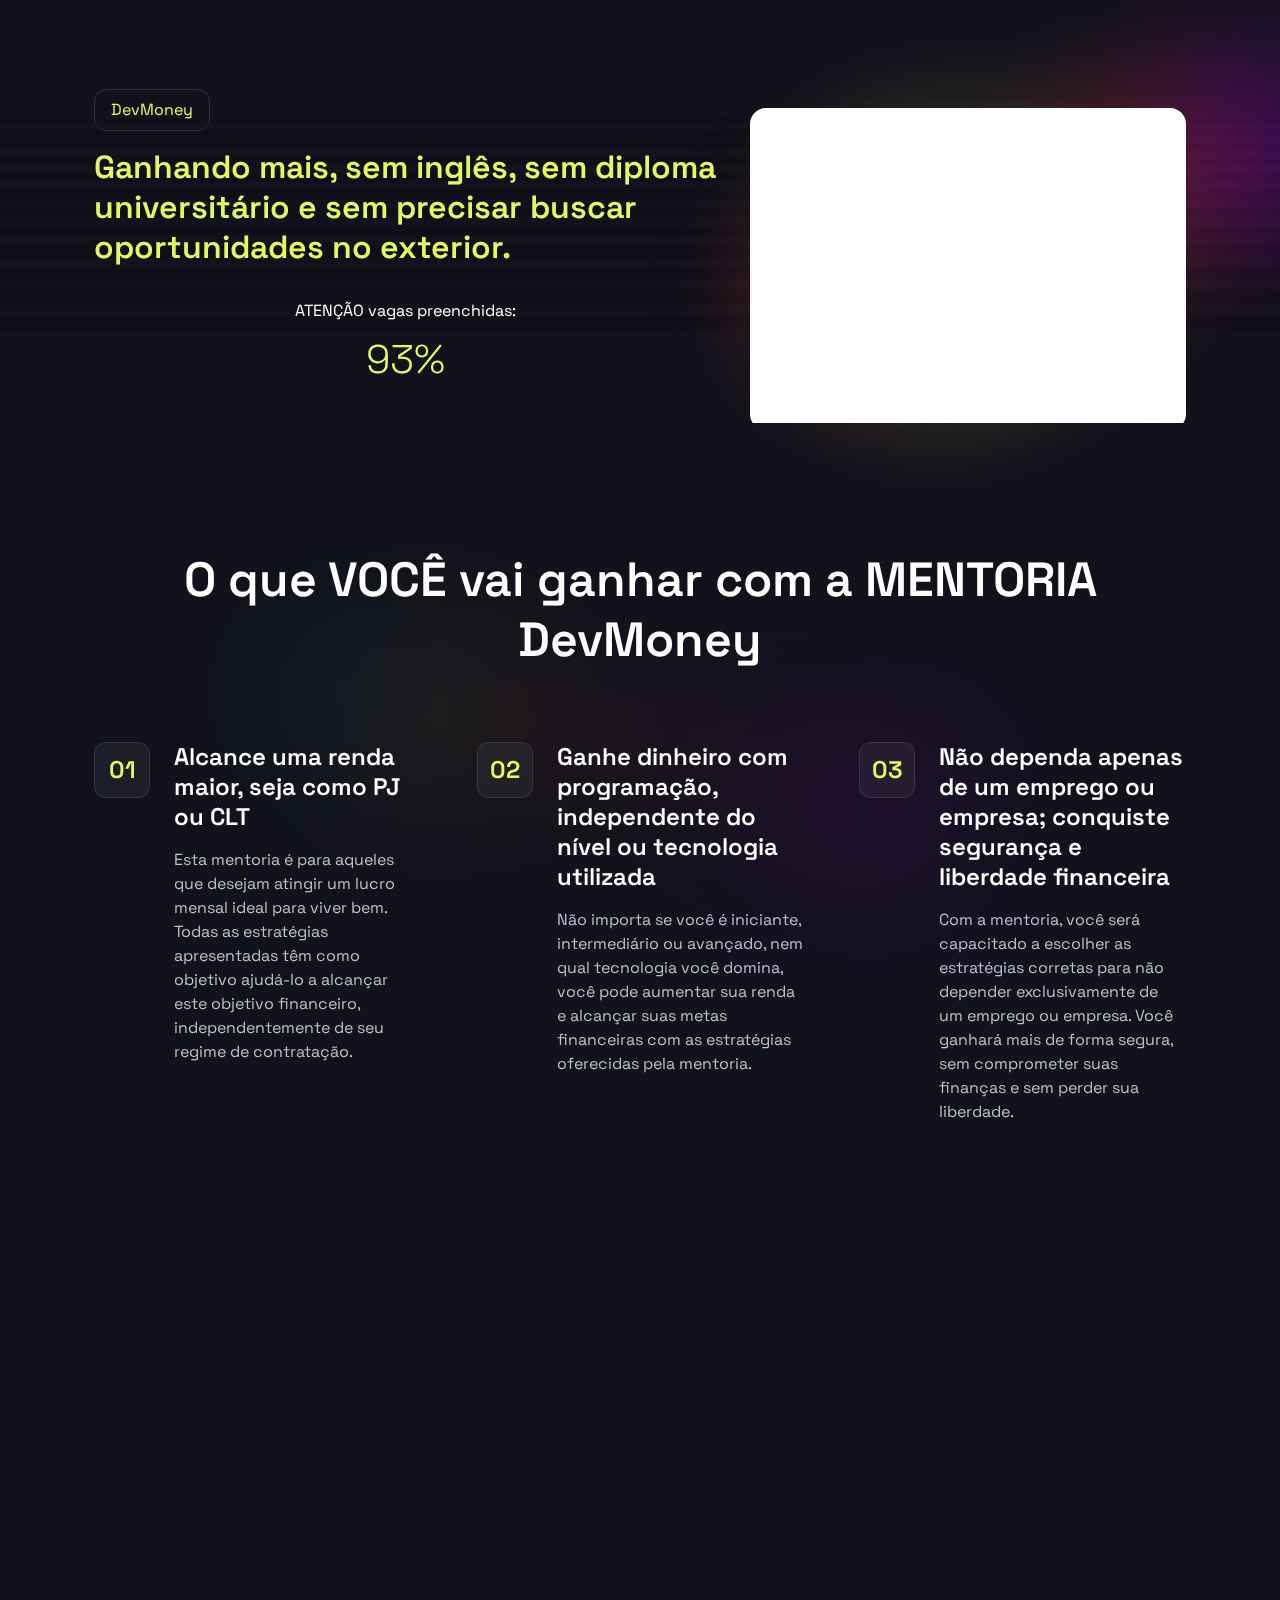
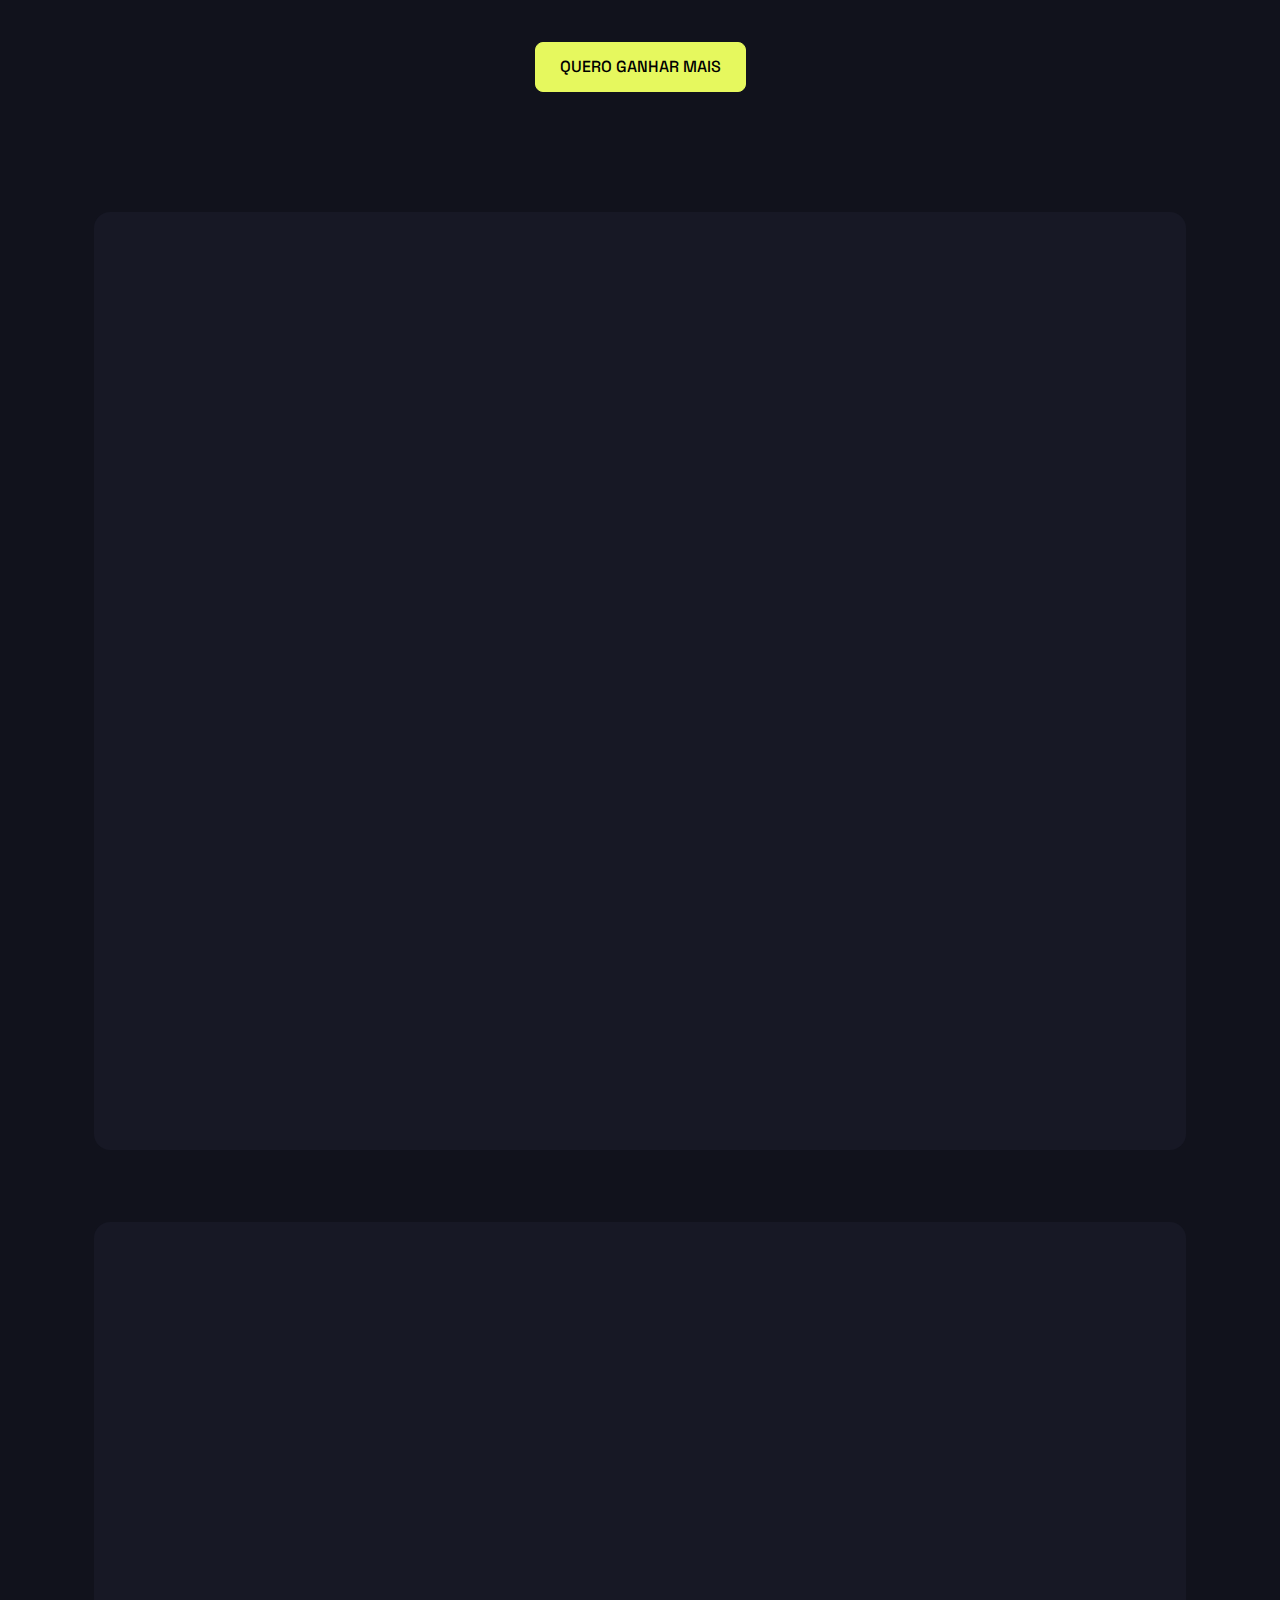
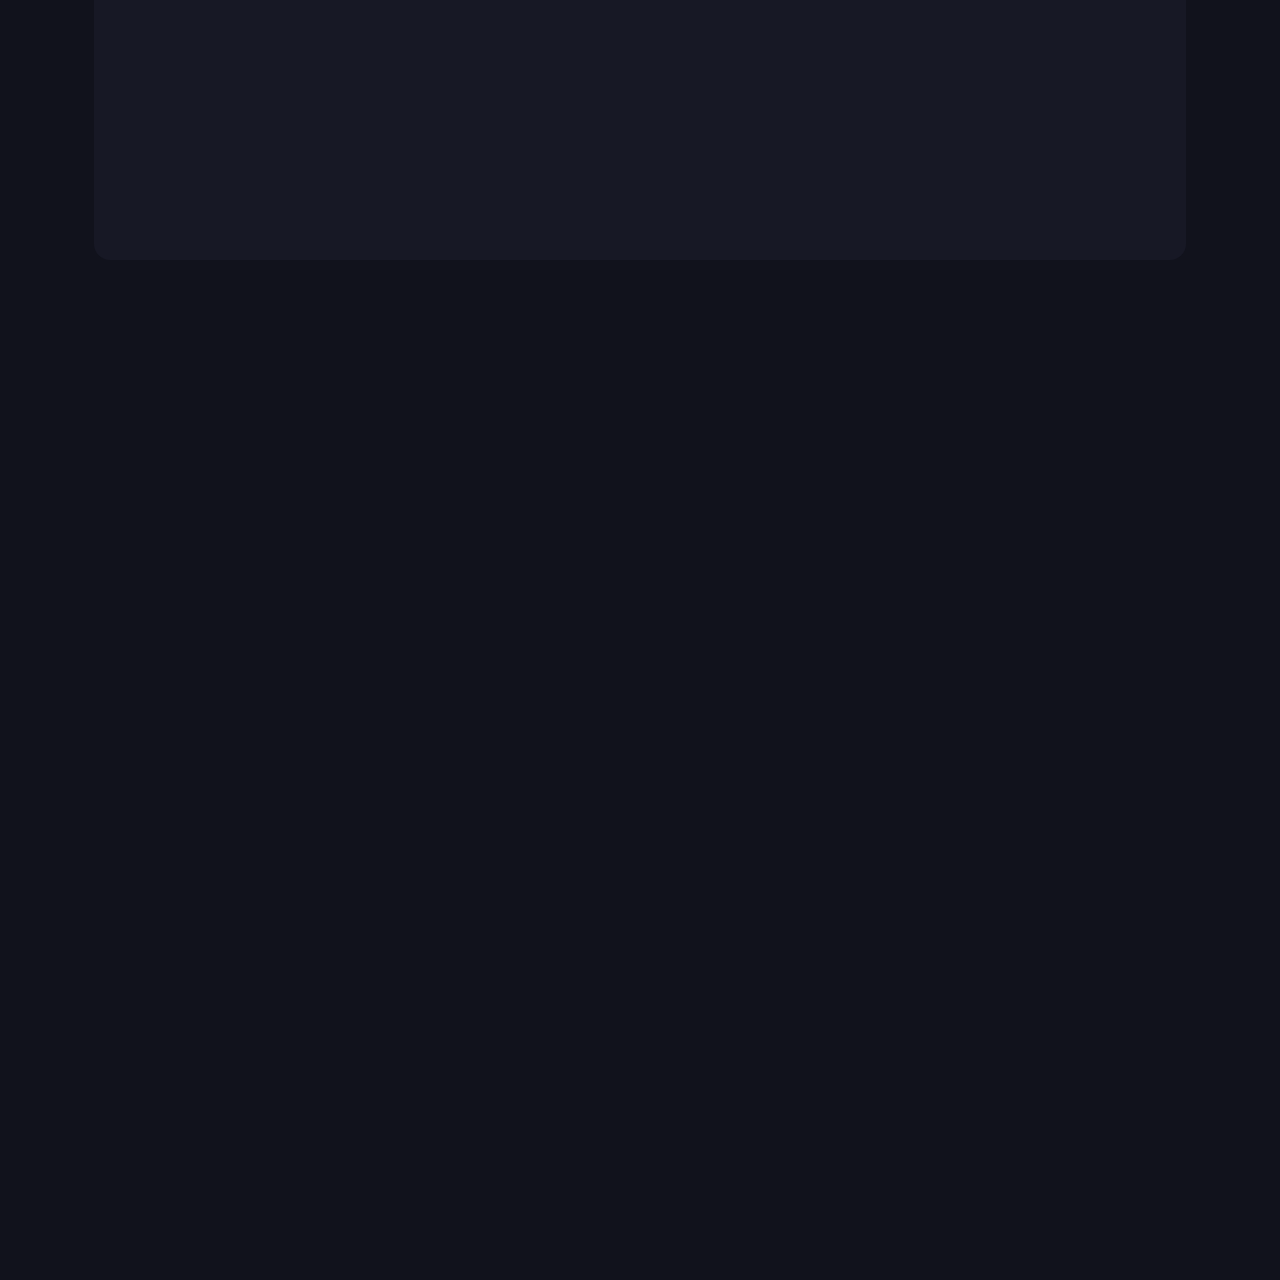
<file: index.html>
<!DOCTYPE html>
<html lang="en" data-bs-theme="dark">

<head>
    <meta charset="UTF-8" />
    <meta http-equiv="X-UA-Compatible" content="IE=edge" />
    <meta name="viewport" content="width=device-width, initial-scale=1.0" />

    <title>DevMoney - Gustavo Noronha</title>

    <meta name="description" content="Author: Gustavo Noronha" />

    <link rel="icon" href="assets/images/icons/star.png" type="image/png" />

    <link rel="stylesheet" href="assets/css/plugins.css" />
    <link rel="stylesheet" href="assets/css/style.css" />
</head>

<body>
        <main class="flex-grow-1">
            <!-- Hero -->
            <section class="hero-section style-2 position-relative bg-dark py-10 py-lg-15">
                <div class="striped-shape">
                    <img src="assets/images/shapes/stripe-dark.svg" alt="" />
                </div>
                <div class="container">
                    <div class="row align-center">
                        <div class="col-lg-7">
                            <div class="text-center text-lg-start position-relative z-1">
                                <p class="text-primary-dark" data-aos="fade-up-sm" data-aos-delay="50">
                                    <span class="border px-4 py-2 rounded-3 d-inline-block">DevMoney</span>
                                </p>
                                <h3 class="text-white mb-8" data-aos="fade-up-sm" data-aos-delay="100">
                                    <span class="text-primary-dark"
							>Ganhando mais, sem inglês, sem diploma universitário e sem precisar buscar oportunidades no exterior.</span>
                                </h3>
                                <div class="text-center">
                                    <p class="text-white mb-3">ATENÇÃO vagas preenchidas: <p class="text-primary-dark display-6" id="percent">Calculando...</h4></p>
                                </div>
                            </div>
                        </div>
                        <div class="col-lg-5" data-aos="fade-up-sm" data-aos-delay="200">
                            <div class="image-with-shape">
                                <img src="assets/images/shapes/blurry-shape-2.svg" alt="" class="shape animate-scale" />
                                <div class="mt-12 rounded-4 overflow-hidden">
                                    <iframe width="100%" height="315" src="https://www.youtube.com/embed/ZxCT_0dOKrQ?si=s6kwXD7C3q_gHFq7?hd=1" title="YouTube video player" frameborder="0" allow="autoplay; encrypted-media; gyroscope; picture-in-picture; web-share" referrerpolicy="strict-origin-when-cross-origin" allowfullscreen></iframe>
                                </div>
                            </div>
                        </div>
                    </div>
                </div>
            </section>

            <!-- Features -->
            <section class="features-section has-blurry-shape position-relative overflow-hidden py-10 py-lg-15 ">
                <div class="blurry-shape">
                    <img src="assets/images/shapes/blurry-shape-3.svg" alt="" class="img-fluid" />
                </div>
                <div class="container">
                    <div class="text-center mb-18">
                        <h1 class="text-white mb-0" data-aos="fade-up-sm" data-aos-delay="50">
                            O que VOCÊ vai ganhar com a MENTORIA DevMoney
                        </h1>
                    </div>

                    <div class="row row-cols-1 row-cols-lg-3 g-6 g-xl-14">
                        <div class="col" data-aos="fade-up-sm" data-aos-delay="100">
                            <div class="d-flex flex-column flex-lg-row gap-6">
                                <div class="icon w-14 h-14 flex-shrink-0 d-flex align-center justify-center rounded-3 p-2 border bg-gradient-3 text-primary-dark border-white border-opacity-10">
                                    <h4 class="mb-0">01</h4>
                                </div>
                                <div class="content">
                                    <h4 class="text-white mb-4">Alcance uma renda maior, seja como PJ ou CLT</h4>
                                    <p>
                                        Esta mentoria é para aqueles que desejam atingir um lucro mensal ideal para viver bem. Todas as estratégias apresentadas têm como objetivo ajudá-lo a alcançar este objetivo financeiro, independentemente de seu regime de contratação.
                                    </p>
                                </div>
                            </div>
                        </div> 
                        <div class="col" data-aos="fade-up-sm" data-aos-delay="150">
                            <div class="d-flex flex-column flex-lg-row gap-6">
                                <div class="icon w-14 h-14 flex-shrink-0 d-flex align-center justify-center rounded-3 p-2 border bg-gradient-3 text-primary-dark border-white border-opacity-10">
                                    <h4 class="mb-0">02</h4>
                                </div>
                                <div class="content">
                                    <h4 class="text-white mb-4">Ganhe dinheiro com programação, independente do nível ou tecnologia utilizada</h4>
                                    <p>
                                        Não importa se você é iniciante, intermediário ou avançado, nem qual tecnologia você domina, você pode aumentar sua renda e alcançar suas metas financeiras com as estratégias oferecidas pela mentoria.
                                    </p>
                                </div>
                            </div>
                        </div>
                        <div class="col" data-aos="fade-up-sm" data-aos-delay="200">
                            <div class="d-flex flex-column flex-lg-row gap-6">
                                <div class="icon w-14 h-14 flex-shrink-0 d-flex align-center justify-center rounded-3 p-2 border bg-gradient-3 text-primary-dark border-white border-opacity-10">
                                    <h4 class="mb-0">03</h4>
                                </div>
                                <div class="content">
                                    <h4 class="text-white mb-4">Não dependa apenas de um emprego ou empresa; conquiste segurança e liberdade financeira</h4>
                                    <p>
                                        Com a mentoria, você será capacitado a escolher as estratégias corretas para não depender exclusivamente de um emprego ou empresa. Você ganhará mais de forma segura, sem comprometer suas finanças e sem perder sua liberdade.
                                    </p>
                                </div>
                            </div>
                        </div>

                        <div class="col" data-aos="fade-up-sm" data-aos-delay="250">
                            <div class="d-flex flex-column flex-lg-row gap-6">
                                <div class="icon w-14 h-14 flex-shrink-0 d-flex align-center justify-center rounded-3 p-2 border bg-gradient-3 text-primary-dark border-white border-opacity-10">
                                    <h4 class="mb-0">04</h4>
                                </div>
                                <div class="content">
                                    <h4 class="text-white mb-4">Acesso a um grupo no WhatsApp para tirar dúvidas e fazer networking</h4>
                                    <p>
                                        Junte-se ao nosso grupo exclusivo no WhatsApp e aproveite para tirar suas dúvidas, expandir seu network, conversar com o instrutor e receber alertas de vagas novas semanalmente.
                                    </p>
                                </div>
                            </div>
                        </div>

                        <div class="col" data-aos="fade-up-sm" data-aos-delay="300">
                            <div class="d-flex flex-column flex-lg-row gap-6">
                                <div class="icon w-14 h-14 flex-shrink-0 d-flex align-center justify-center rounded-3 p-2 border bg-gradient-3 text-primary-dark border-white border-opacity-10">
                                    <h4 class="mb-0">05</h4>
                                </div>
                                <div class="content">
                                    <h4 class="text-white mb-4">Reuniões semanais para aprimorar habilidades, discutir tendências de mercado e network</h4>
                                    <p>
                                        Participe de nossas reuniões semanais para aprimorar suas habilidades, discutir as últimas tendências de mercado, fazer networking com outros alunos e o instrutor, e aprender ainda mais!
                                    </p>
                                </div>
                            </div>
                        </div>

                        <div class="col" data-aos="fade-up-sm" data-aos-delay="350">
                            <div class="d-flex flex-column flex-lg-row gap-6">
                                <div class="icon w-14 h-14 flex-shrink-0 d-flex align-center justify-center rounded-3 p-2 border bg-gradient-3 text-primary-dark border-white border-opacity-10">
                                    <h4 class="mb-0">06</h4>
                                </div>
                                <div class="content">
                                    <h4 class="text-white mb-4">Receba alertas de vagas e oportunidades de freelancers no grupo do WhatsApp</h4>
                                    <p>
                                        Esteja sempre atualizado com as últimas oportunidades de trabalho. Receba alertas de vagas de emprego e oportunidades de freelancers diretamente no nosso grupo do WhatsApp, para que você nunca perca uma chance de crescimento profissional.
                                    </p>
                                </div>
                            </div>
                        </div>

                    </div>

                    <div class="text-center mt-12">
                        <a href="https://chk.eduzz.com/2341068" class="btn btn-primary-dark" target="_blank">QUERO GANHAR MAIS</a>
                    </div>
                </div>
            </section>


            <!-- Features -->
            <section class="py-10 py-lg-15">
                <div class="container">
                    <div class="bg-dark-blue-4 rounded-4 p-6 p-md-12 px-xl-20 py-xl-12 hover-border mb-18">
                        <div class="row g-6 g-lg-14 g-xl-20 align-center">
                            <div class="col-lg-6" data-aos="fade-up-sm" data-aos-delay="50">
                                <div class="content">
                                    <p class="text-primary-dark">Aulas gravadas da plataforma</p>
                                    <h1 class="text-white mb-8">
                                        Desbloqueie estratégias de projeto, trabalhe em várias empresas com ética, aprenda métodos de renda extra e como conseguir novos jobs.
                                    </h1>
                                    <p class="mb-6">
                                        Descubra um conjunto de estratégias de projetos, aprenda como trabalhar em mais de uma empresa de forma ética e explore métodos para aumentar sua renda como programador. Adquira conhecimentos para avançar em sua carreira atual. Consiga novos jobs de forma certa e rápida usando LinkedIn ou outros meios.
                                    </p>
                                </div>
                            </div>
                            <div class="col-lg-6" data-aos="fade-up-sm" data-aos-delay="100">
                                <div class="feature-img">
                                    <img src="assets/images/illustrations/feature-illustration-1-dark.svg" alt="Ilustração do Módulo 1" class="img-fluid" />
                                </div>
                            </div>
                        </div>
                    </div>
                    <div class="bg-dark-blue-4 rounded-4 p-6 p-md-12 px-xl-20 py-xl-12 hover-border mb-18">
                        <div class="row g-6 g-lg-14 g-xl-20 align-center flex-row-reverse">
                            <div class="col-lg-6" data-aos="fade-up-sm" data-aos-delay="50">
                                <div class="content">
                                    <p class="text-primary-dark">Mentoria ao vivo toda semana!</p>
                                    <h1 class="text-white mb-8">
                                        Explore dicas e visões de mercado durante as sessões de mentoria ao vivo.
                                    </h1>
                                    <p class="mb-6">
                                        Aproveite nossas sessões de mentoria ao vivo semanais para obter insights valiosos sobre as tendências do mercado, estratégias eficazes para progredir em sua carreira e conselhos personalizados diretamente do instrutor. Esta é a sua oportunidade de impulsionar sua carreira com conhecimentos práticos e atualizados.
                                    </p>
                                </div>
                            </div>
                            <div class="col-lg-6" data-aos="fade-up-sm" data-aos-delay="100">
                                <div class="feature-img">
                                    <img src="assets/images/illustrations/feature-illustration-2-dark.svg" alt="Ilustração do Módulo 2" class="img-fluid" />
                                </div>
                            </div>
                        </div>
                    </div>
                </div>
            </section>

            <!-- Pricing -->
            <section class="py-10 py-lg-15">
                <div class="container">
                    <div class="row g-12 pricing-table d-flex align-center justify-center">
                        <div class="col-md-6" data-aos="fade-up-sm" data-aos-delay="50">
                            <div class="pricing-card p-6 px-lg-10 py-lg-8 rounded-4 h-full bg-dark-blue-4">
                                <h3 class="text-primary-dark fw-medium mb-0">Mentoria completa</h3>
                                <h1 class="display-2 fw-semibold text-white mb-0 mt-4 price monthly">R$497</h1>
                                <del class="text-primary-dark fw-medium mb-0">R$2997</del>
                                <p class="text-white lead fw-normal mt-4 mb-0">
                                    Tenha todo o suporte e conhecimento para aumentar sua renda de uma vez por todas.
                                </p>
                                <a href="https://chk.eduzz.com/2341068" class="pricing-btn btn btn-lg w-full fs-4 lh-sm mt-9 btn-dark-blue-3" target="_blank">QUERO GANHAR MAIS</a>
                                <ul class="pricing-list d-flex flex-column gap-5 fs-lg mt-9 mb-0">
                                    <li>Mentoria completa</li>
                                    <li>Treinamento com videoaulas</li>
                                    <li>Sessões com o autor, que possui mais de 6 anos de experiência, para montar um plano de carreira PJ ou CLT</li>
                                    <li>Plano completo para aumentar a renda como programador</li>
                                    <!-- Novo item para destacar as sessões ao vivo -->
                                    <li>Sessões de mentoria ao vivo todas as semanas</li>
                                </ul>
                                <br />
                            </div>
                        </div>
                        <div class="col-md-6" data-aos="fade-up-sm" data-aos-delay="50">
                            <!-- Conteúdo sobre a importância das sessões ao vivo -->
                            <p class="text-white mb-0">
                                A participação nas nossas sessões de mentoria ao vivo todas as semanas é um dos pontos mais valiosos deste treinamento. Com a oportunidade de interagir diretamente comigo, o autor, você terá acesso a insights e estratégias que não apenas aumentaram meu salário anualmente, mas também podem levar você a um novo patamar de sucesso profissional. Garanta sua vaga agora e dê o próximo passo rumo a uma carreira mais lucrativa como programador!
                            </p>
                            <!-- Links para LinkedIn e WhatsApp com ícones -->
                            <div class="mt-6">
                                <p class="text-white mb-2">Entre em contato para obter desconto, esclarecer dúvidas ou bater um papo :)</p>
                                <a href="https://www.linkedin.com/in/gusttavonl/" target="_blank" class="text-white text-decoration-none me-3">
                                    <i class="fab fa-linkedin fa-lg me-1 text-primary-dark">LinkedIn</i>
                                </a>
                                <a href="https://wa.me/48991803578" target="_blank" class="text-white text-decoration-none me-3">
                                    <i class="fab fa-whatsapp fa-lg me-1 text-primary-dark">WhatsApp</i>
                                </a>
                                <a href="https://www.instagram.com/gusttavonl/" target="_blank" class="text-white text-decoration-none">
                                    <i class="fab fa-whatsapp fa-lg me-1 text-primary-dark">Instagram</i>
                                </a>
                            </div>
                        </div>
                    </div>
                </div>
            </section>
            
        </main>

    </div>


    <!-- JS -->
    <script src="assets/js/plugins.js"></script>
    <script src="assets/js/main.js"></script>

</body>

</html>
</file>
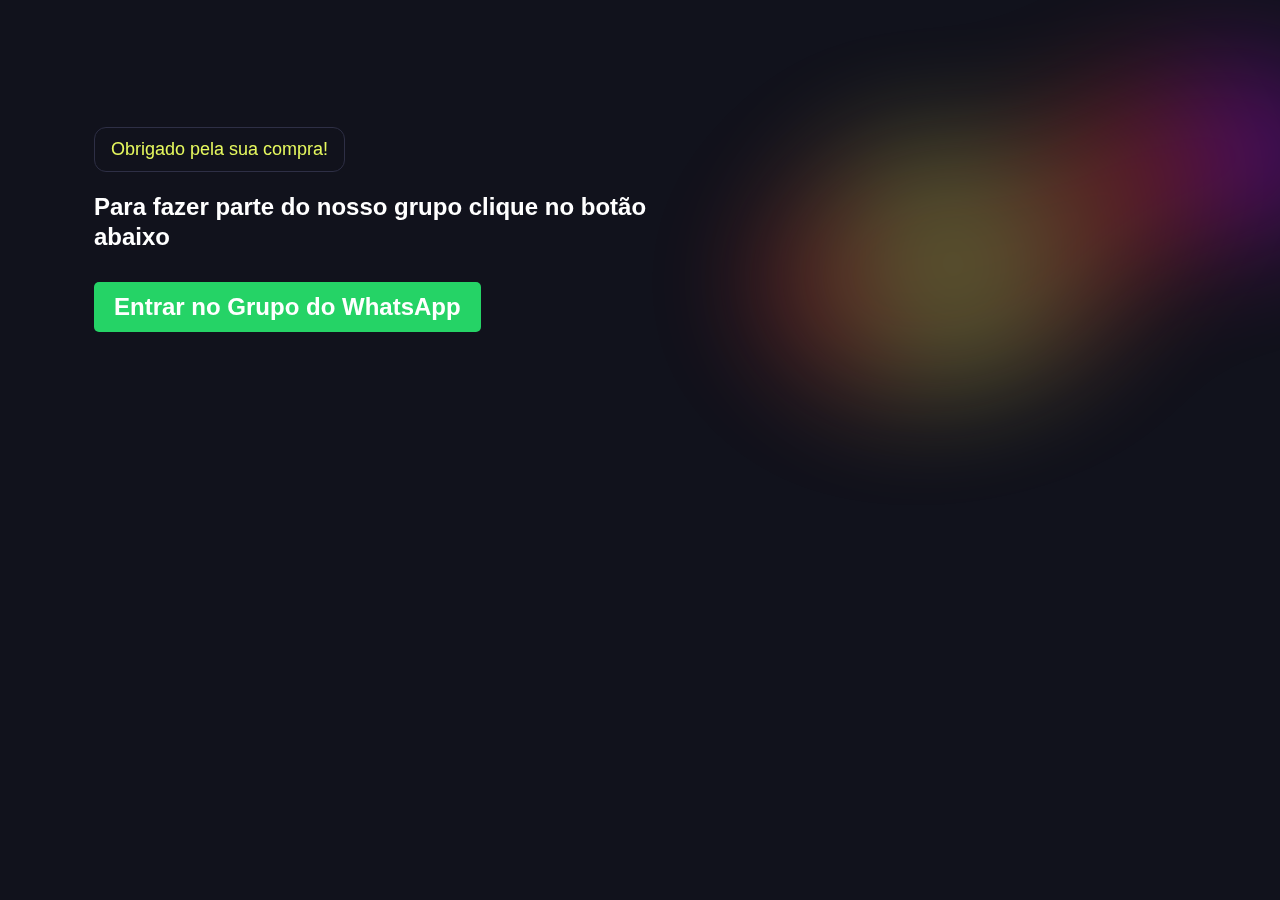
<file: obrigado.html>
<!DOCTYPE html>
<html lang="en" data-bs-theme="dark">

<head>
    <meta charset="UTF-8" />
    <meta http-equiv="X-UA-Compatible" content="IE=edge" />
    <meta name="viewport" content="width=device-width, initial-scale=1.0" />

    <title>DevMoney - Gustavo Noronha</title>

    <meta name="description" content="Author: Gustavo Noronha" />

    <link rel="icon" href="assets/images/icons/star.png" type="image/png" />

    <link rel="stylesheet" href="assets/css/plugins.css" />
    <link rel="stylesheet" href="assets/css/style.css" />

    <style>
        body {
            font-family: Arial, sans-serif;
            background-color: #1f1f1f;
            color: #fff;
            margin: 0;
            padding: 0;
        }

        .hero-section {
            position: relative;
            text-align: center;
            padding: 100px 0;
        }

        .hero-section p {
            font-size: 18px;
            margin-bottom: 20px;
        }

        .hero-section h3 {
            font-size: 24px;
            margin-bottom: 40px;
        }

        .whatsapp-link {
            display: inline-block;
            padding: 10px 20px;
            background-color: #25D366;
            color: #fff;
            text-decoration: none;
            border-radius: 5px;
            transition: background-color 0.3s ease;
        }

        .whatsapp-link:hover {
            background-color: #128C7E;
        }

        section {
            padding-top: 20px;
            text-align: center;
            color: #fff;
        }

        ul {
            list-style: none;
            padding: 0;
        }

        ul li {
            margin-bottom: 10px;
        }
    </style>
</head>

<body>
    <main class="flex-grow-1">
        <!-- Hero -->
        <section class="hero-section style-2 position-relative bg-dark py-10 py-lg-15" style="height: 100vh;">
            <div class="container">
                <div class="row align-center">
                    <div class="col-lg-7">
                        <div class="text-center text-lg-start position-relative z-1">
                            <p class="text-primary-dark" data-aos="fade-up-sm" data-aos-delay="50">
                                <span class="border px-4 py-2 rounded-3 d-inline-block">Obrigado pela sua compra!</span>
                            </p>
                            <h3 class="text-white mb-8" data-aos="fade-up-sm" data-aos-delay="100">
                                Para fazer parte do nosso grupo clique no botão abaixo <br> <br>
                                <a href="https://chat.whatsapp.com/E1bOlf28DB23hJGEAE4yys" class="whatsapp-link">Entrar no Grupo do WhatsApp</a>
                            </h3>
                        </div>
                    </div>
                    <div class="col-lg-5" data-aos="fade-up-sm" data-aos-delay="200">
                        <div class="image-with-shape">
                            <img src="assets/images/shapes/blurry-shape-2.svg" alt="" class="shape animate-scale" />
                            <div class="mt-12 rounded-4 overflow-hidden">
                                <iframe width="560" height="315" src="https://www.youtube.com/embed/EQwIzlJEXR8?si=KvfAbDI5sFnDtMTX" title="YouTube video player" frameborder="0" allow="accelerometer; autoplay; clipboard-write; encrypted-media; gyroscope; picture-in-picture; web-share" referrerpolicy="strict-origin-when-cross-origin" allowfullscreen></iframe>
                            </div>
                        </div>
                    </div>
                </div>
            </div>
        </section>
    </main>

    <!-- JS -->
    <script src="assets/js/plugins.js"></script>
    <script src="assets/js/main.js"></script>

</body>

</html>
</file>
